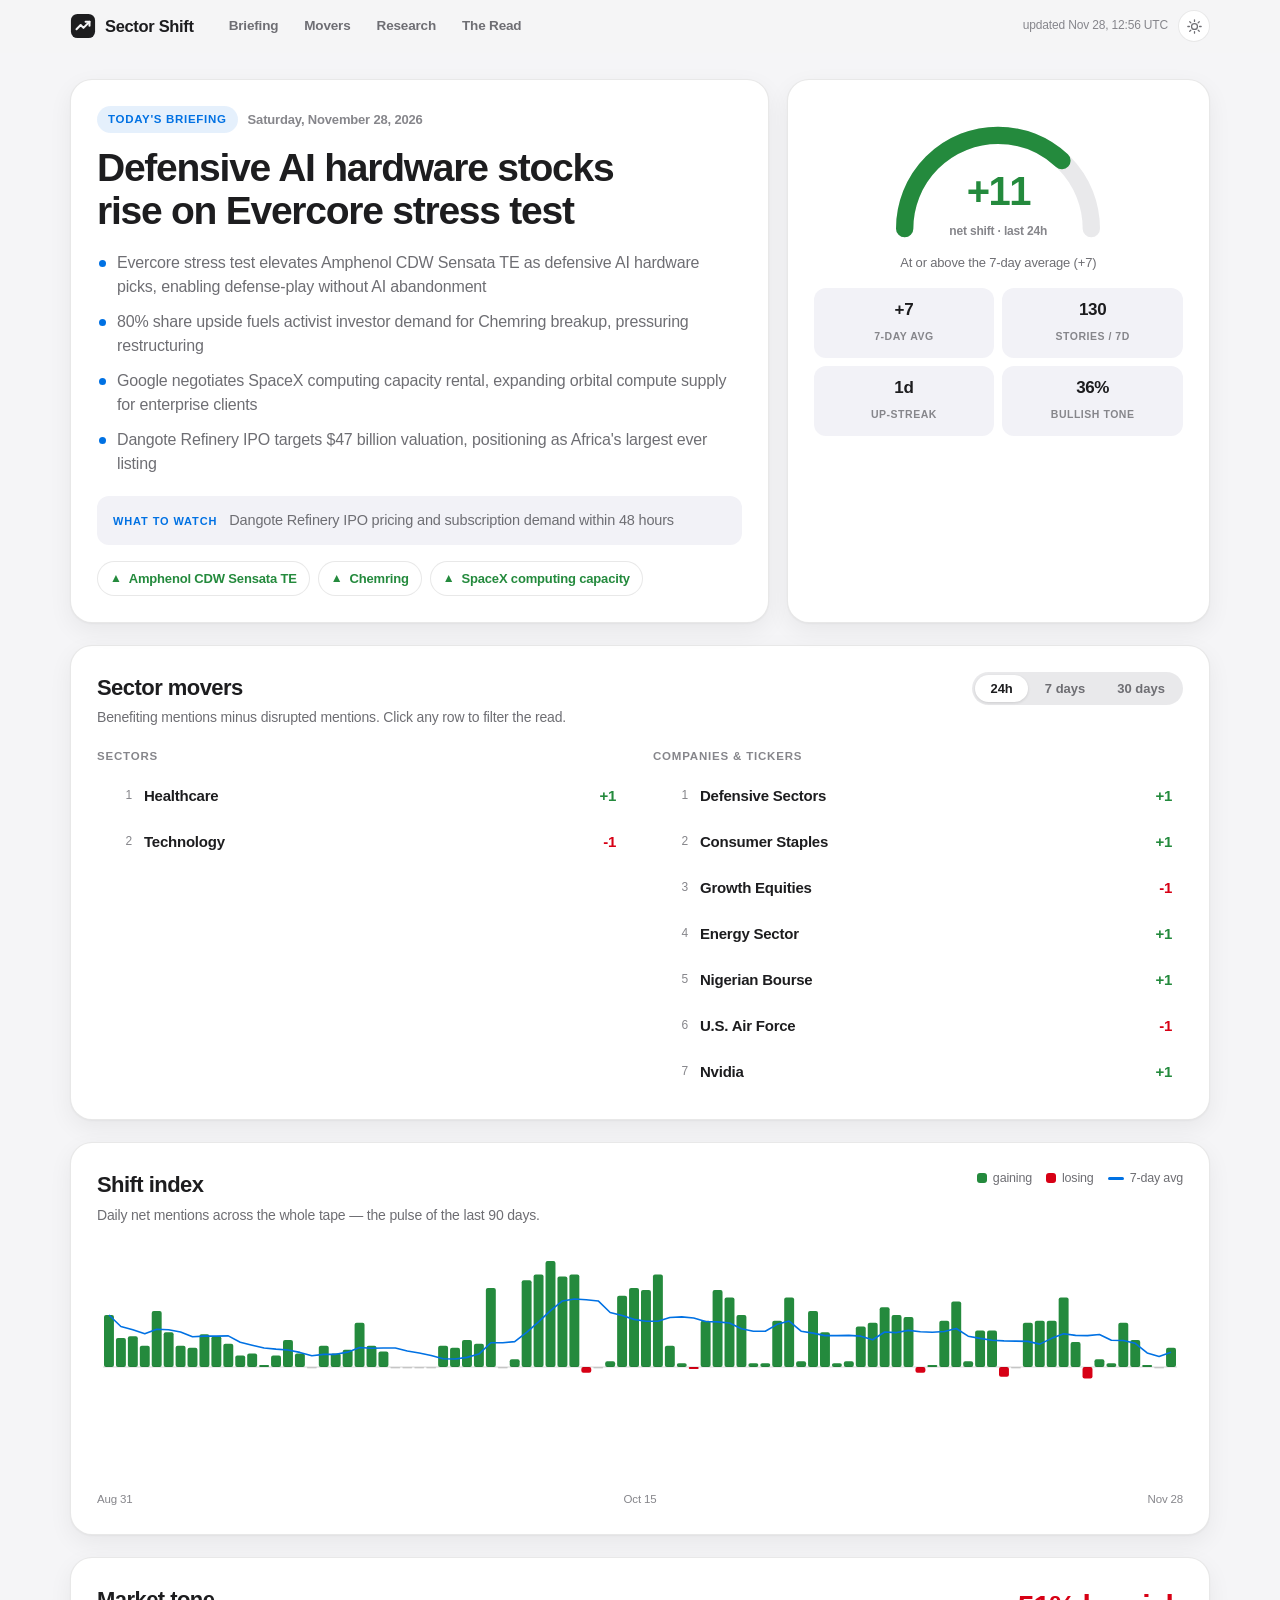
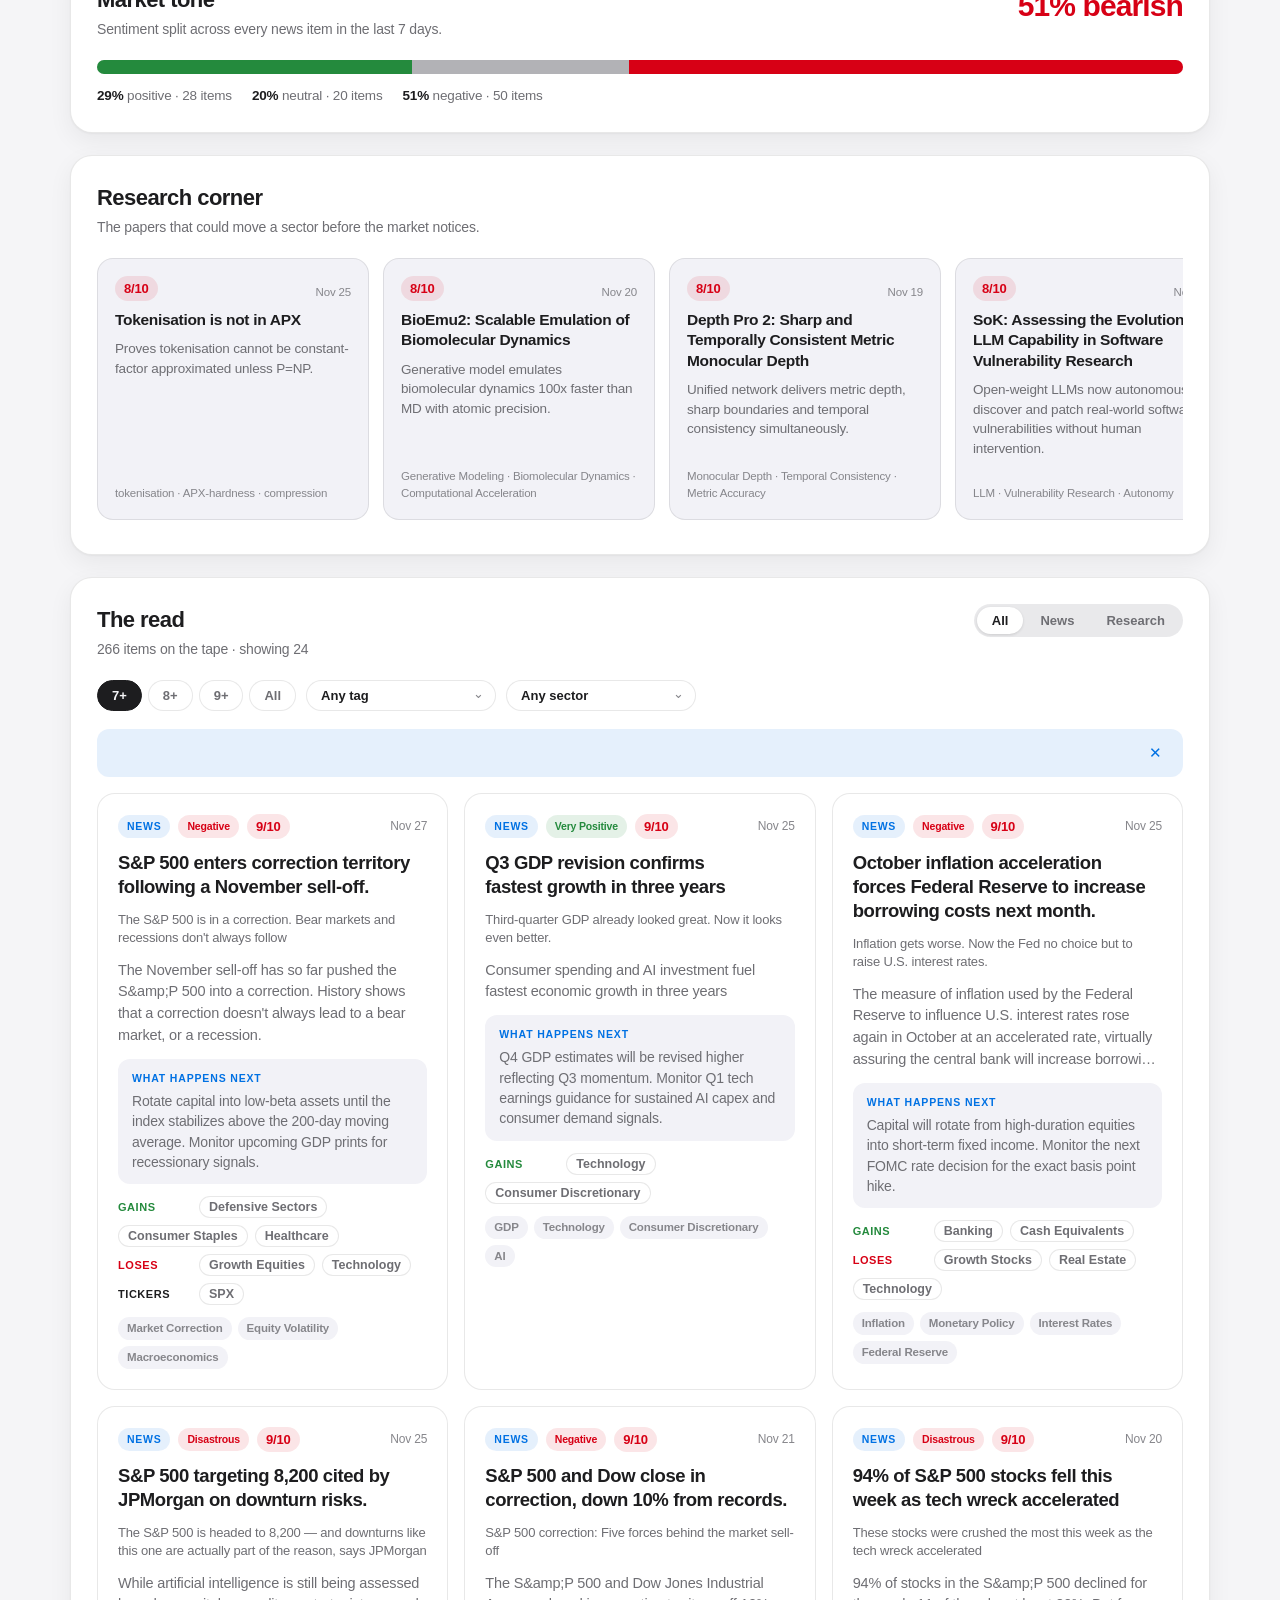
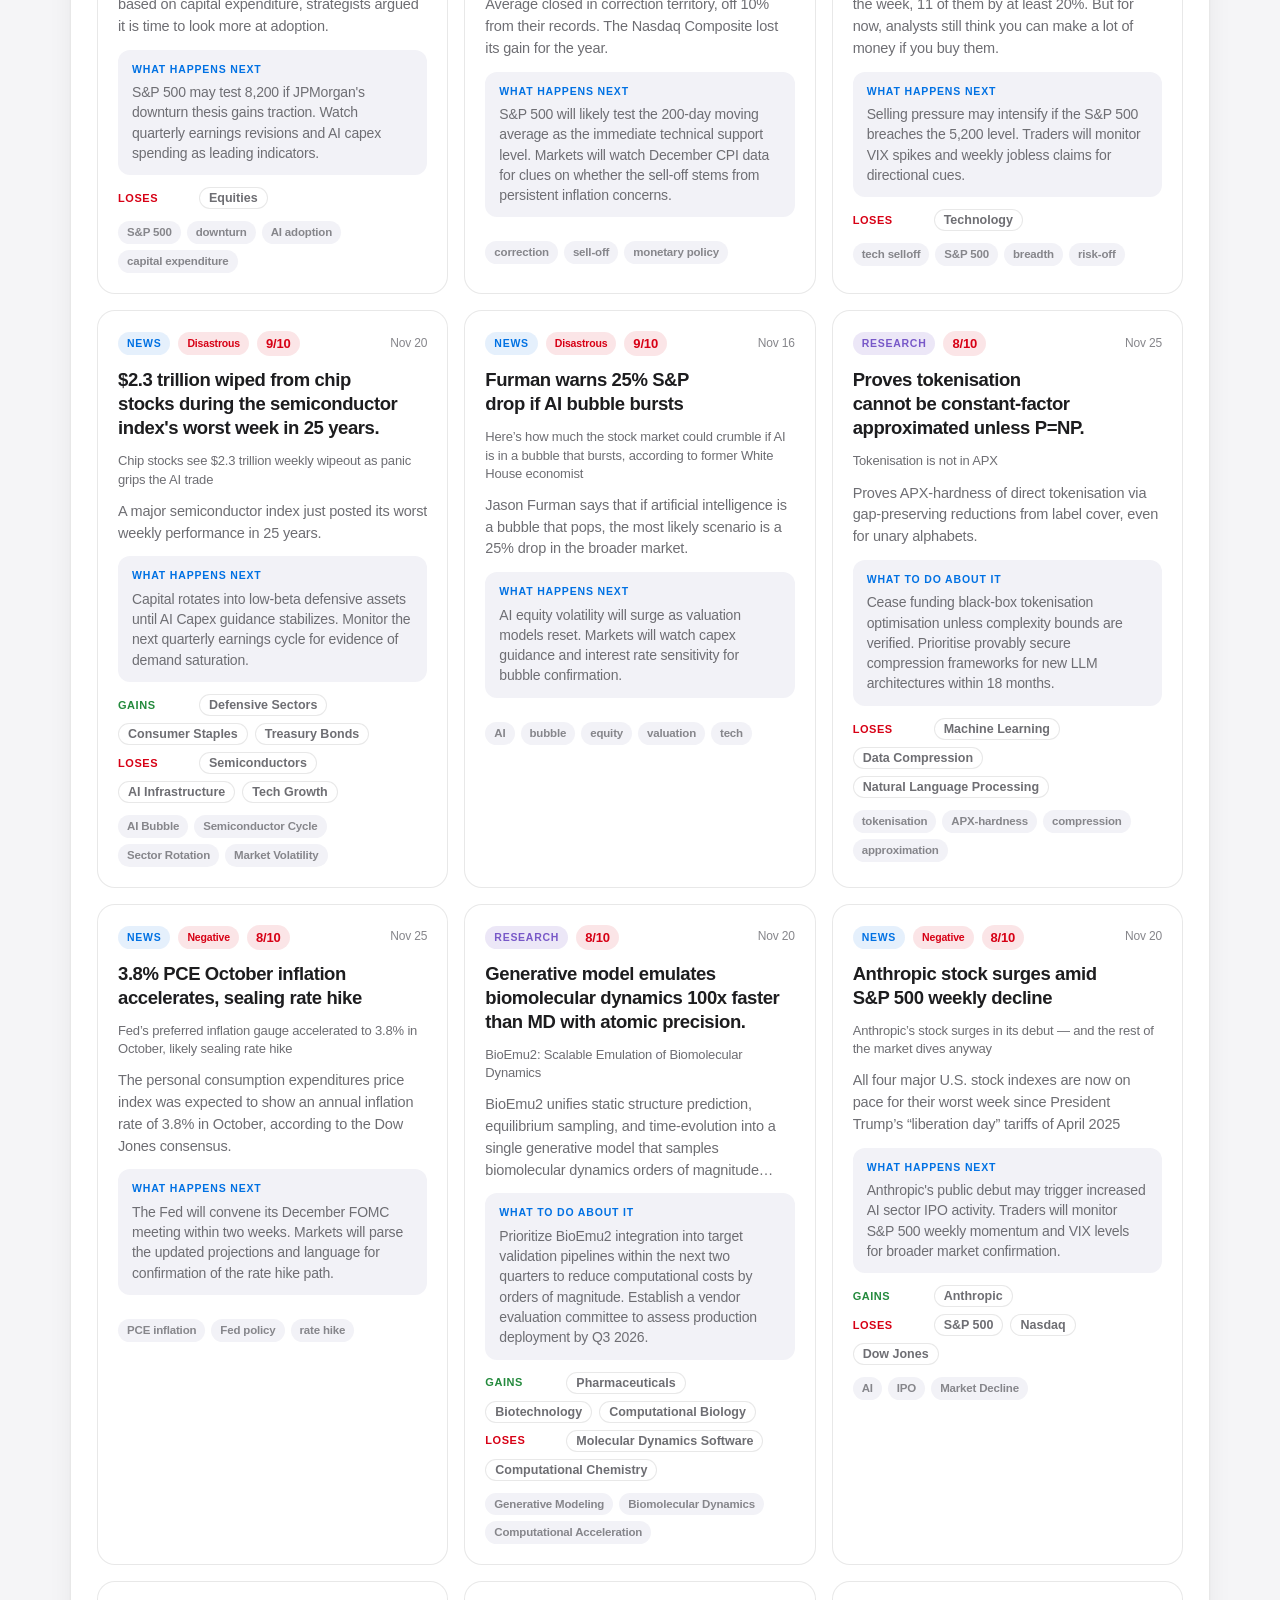
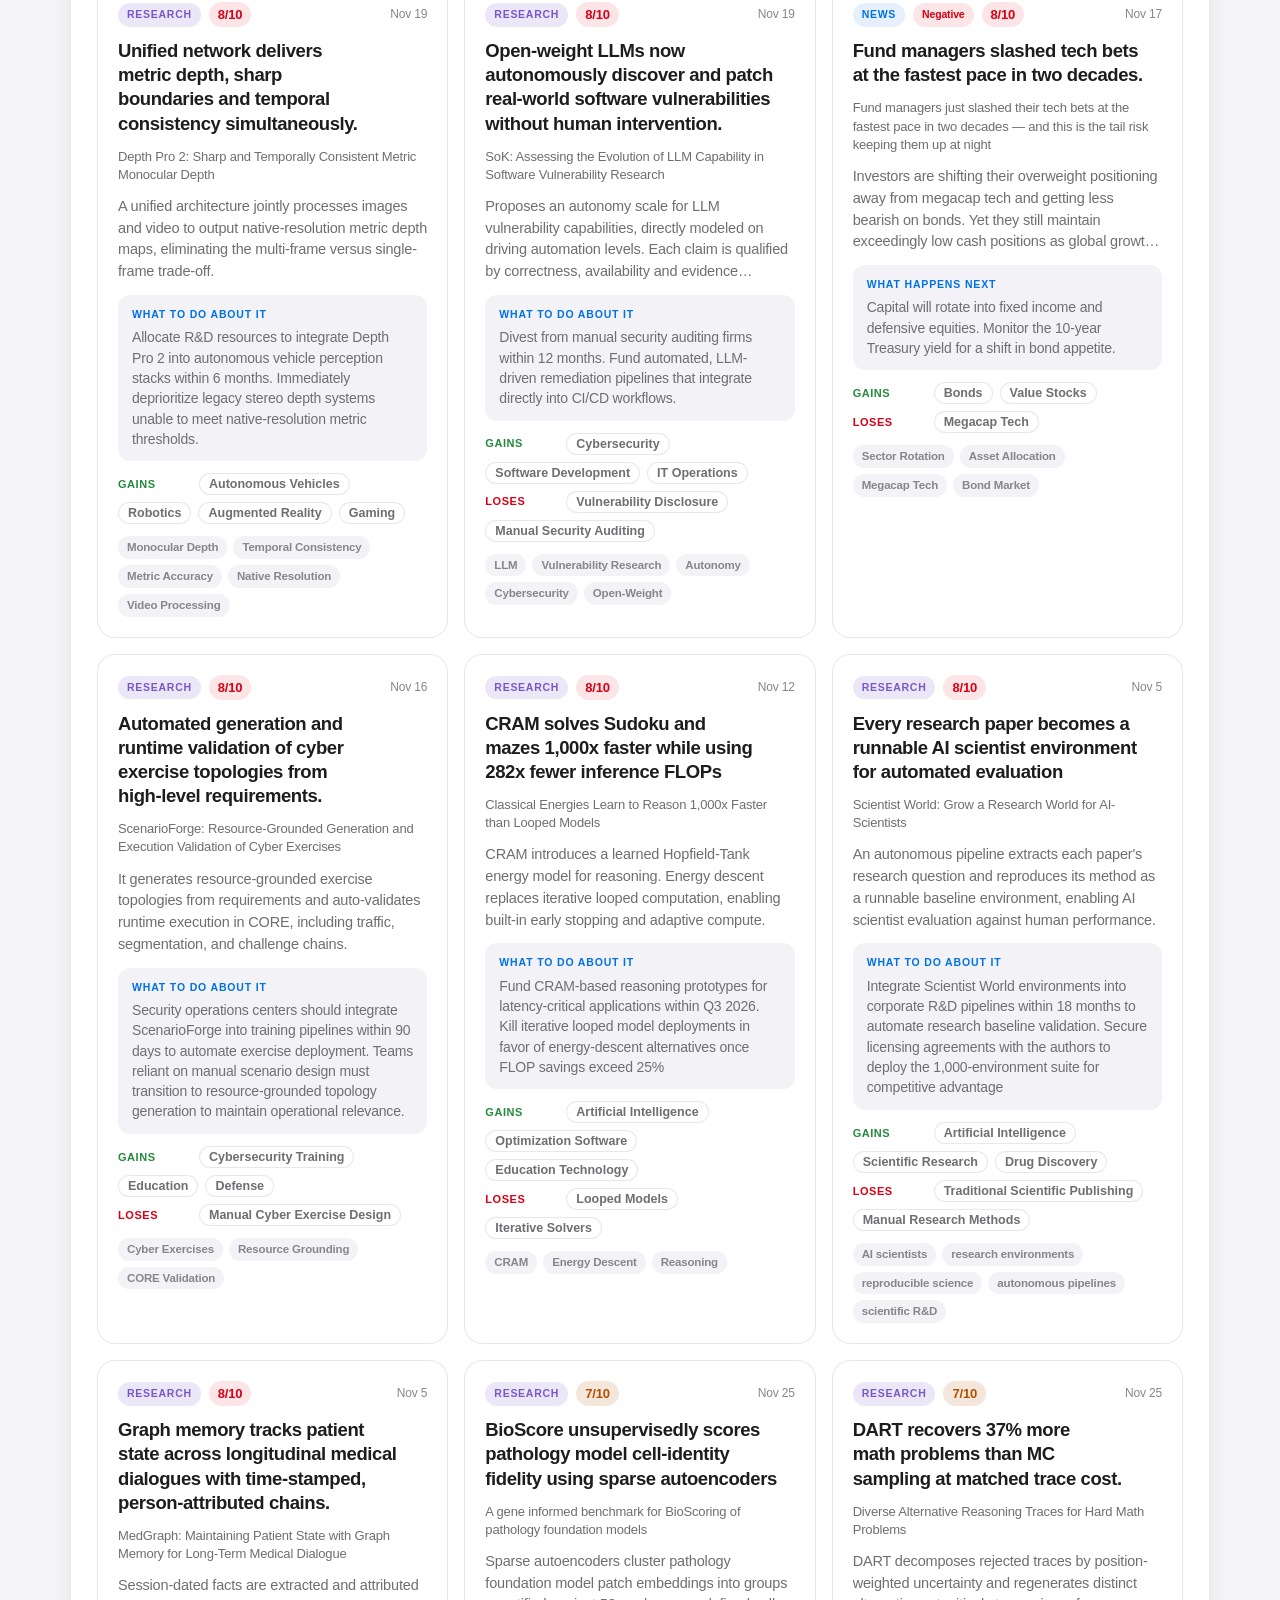
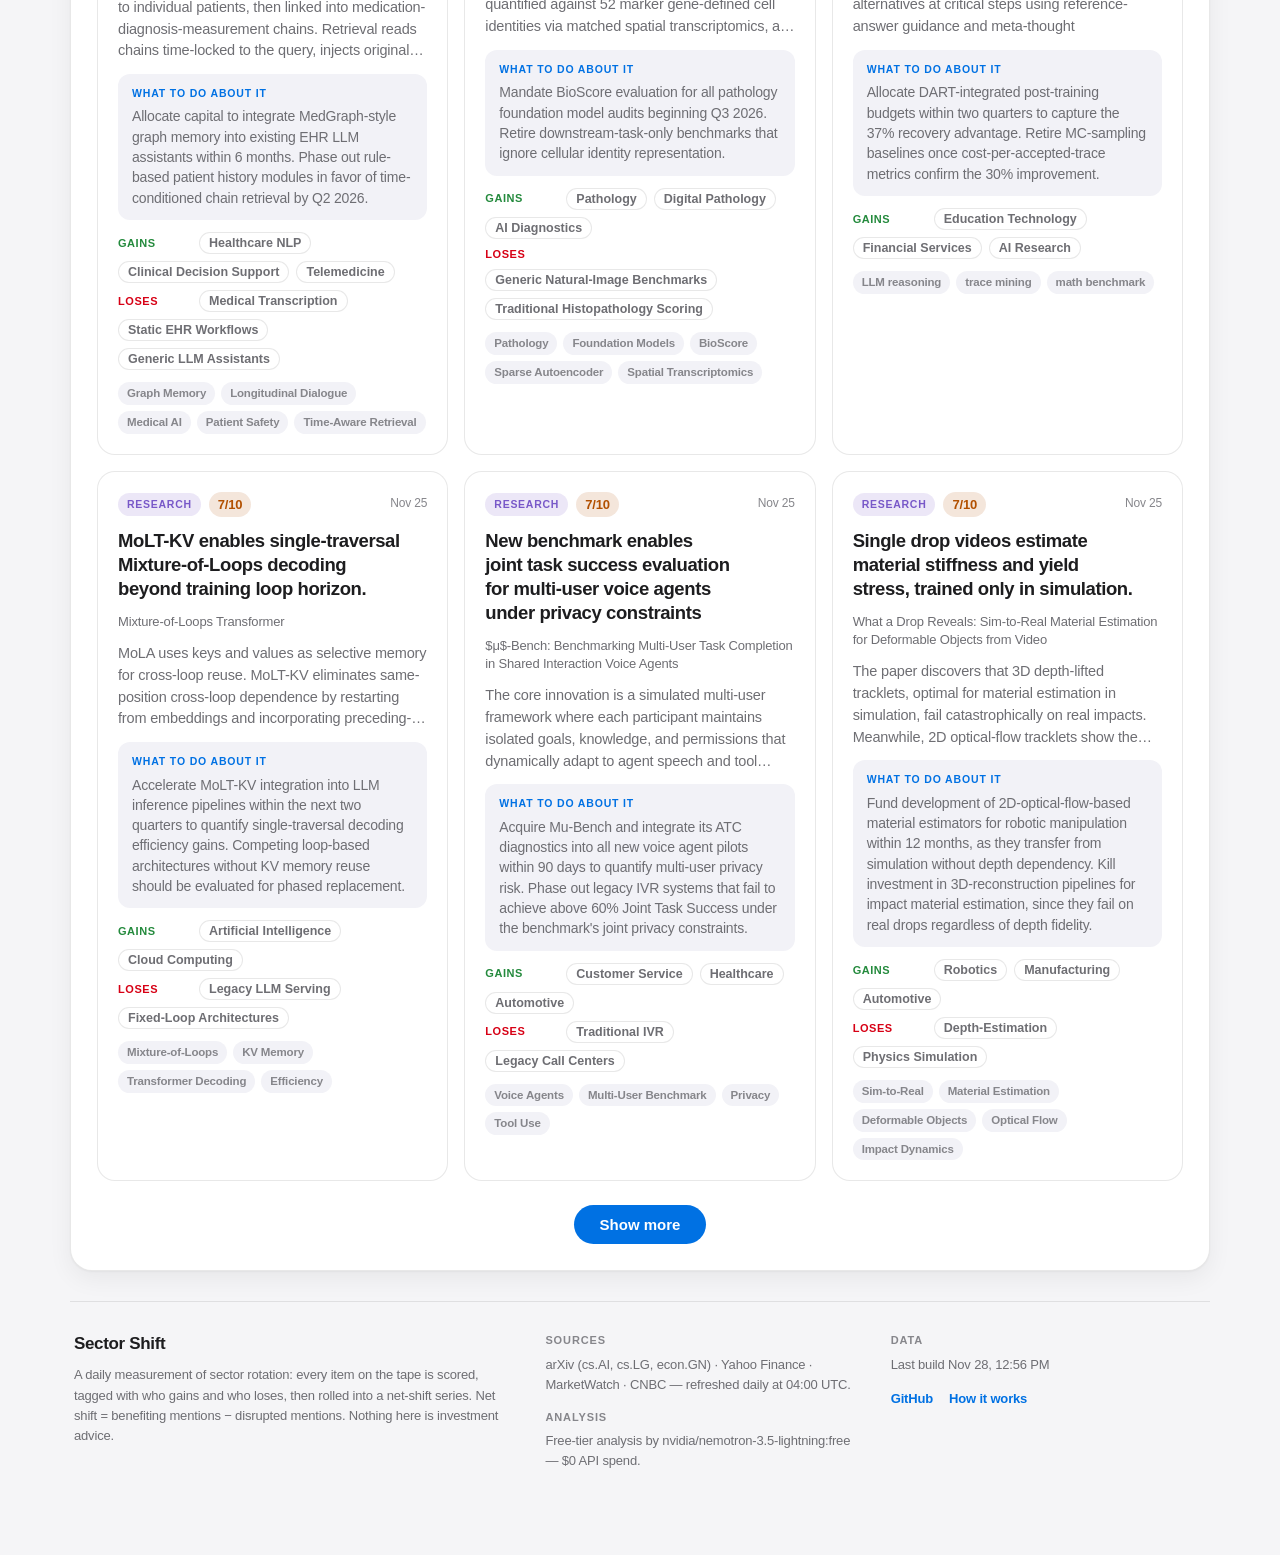
<file: public/index.html>
<!DOCTYPE html>
<html lang="en">
<head>
    <meta charset="UTF-8">
    <meta name="viewport" content="width=device-width, initial-scale=1.0, viewport-fit=cover">
    <title>Sector Shift — the daily read on what's gaining and losing</title>
    <meta name="description" content="Sector Shift measures daily sector rotation from market news and research: which sectors are gaining mentions, which are losing, and what it means. A 15-minute morning read.">
    <meta name="theme-color" content="#f5f5f7" media="(prefers-color-scheme: light)">
    <meta name="theme-color" content="#000000" media="(prefers-color-scheme: dark)">
    <link rel="manifest" href="manifest.json">
    <link rel="icon" href="icon.svg" type="image/svg+xml">
    <link rel="apple-touch-icon" href="icon.svg">
    <meta name="apple-mobile-web-app-capable" content="yes">
    <meta name="apple-mobile-web-app-title" content="Sector Shift">
    <link rel="stylesheet" href="style.css">
</head>
<body>
    <header class="topbar" id="topbar">
        <div class="topbar-inner">
            <a class="brand" href="#top">
                <svg class="brand-mark" viewBox="0 0 28 28" aria-hidden="true">
                    <rect x="1" y="1" width="26" height="26" rx="7" class="brand-plate"/>
                    <path d="M7 17.5 L11.5 13 L14.5 16 L21 9.5" class="brand-line"/>
                    <path d="M16.8 9.5 H21 V13.7" class="brand-line"/>
                </svg>
                <span class="brand-name">Sector&nbsp;Shift</span>
            </a>

            <span class="topbar-title" id="topbar-title">Today</span>

            <nav class="topnav" aria-label="Sections">
                <a href="#today">Briefing</a>
                <a href="#movers">Movers</a>
                <a href="#research">Research</a>
                <a href="#read">The Read</a>
            </nav>

            <div class="topbar-end">
                <span class="updated" id="nav-updated">updating…</span>
                <button id="theme-toggle" class="icon-btn" aria-label="Toggle appearance" title="Toggle appearance">
                    <svg class="ico-sun" viewBox="0 0 24 24" fill="none" stroke="currentColor" stroke-width="1.8" stroke-linecap="round"><circle cx="12" cy="12" r="4.2"/><path d="M12 2.6v2.2M12 19.2v2.2M2.6 12h2.2M19.2 12h2.2M5.3 5.3l1.6 1.6M17.1 17.1l1.6 1.6M18.7 5.3l-1.6 1.6M6.9 17.1l-1.6 1.6"/></svg>
                    <svg class="ico-moon" viewBox="0 0 24 24" fill="none" stroke="currentColor" stroke-width="1.8" stroke-linecap="round" stroke-linejoin="round"><path d="M20 14.2A8.4 8.4 0 0 1 9.8 4 8.6 8.6 0 1 0 20 14.2Z"/></svg>
                </button>
            </div>
        </div>
    </header>

    <main class="page" id="top">
        <!-- ============ HERO: THE DAILY BRIEFING ============ -->
        <section class="hero reveal" id="today">
            <div class="hero-main glass">
                <div class="eyebrow-row">
                    <span class="pill pill-accent">Today's briefing</span>
                    <span class="eyebrow" id="digest-date">&nbsp;</span>
                </div>
                <h1 class="hero-headline" id="digest-headline">Loading the tape…</h1>
                <ul class="hero-bullets" id="digest-bullets"></ul>
                <div class="watch" id="digest-watch">
                    <span class="watch-label">What to watch</span>
                    <span id="digest-watch-text"></span>
                </div>
                <div class="movers-strip" id="digest-movers" hidden></div>
            </div>

            <aside class="hero-dial glass">
                <div class="dial-wrap">
                    <svg class="dial" viewBox="0 0 180 104" aria-hidden="true">
                        <path class="dial-track" d="M 20 92 A 70 70 0 0 1 160 92"/>
                        <path class="dial-fill" id="dial-fill" d="M 20 92 A 70 70 0 0 1 160 92"/>
                    </svg>
                    <div class="dial-center">
                        <div class="dial-value" id="dial-value">0</div>
                        <div class="dial-label" id="dial-label">net shift today</div>
                    </div>
                </div>
                <p class="dial-sub" id="dial-sub">&nbsp;</p>
                <div class="stat-row" id="stat-row"></div>
            </aside>
        </section>

        <!-- ============ MOVERS ============ -->
        <section class="panel reveal" id="movers">
            <header class="panel-head">
                <div>
                    <h2>Sector movers</h2>
                    <p class="panel-sub">Benefiting mentions minus disrupted mentions. Click any row to filter the read.</p>
                </div>
                <div class="segmented" id="range-seg" role="tablist" aria-label="Range">
                    <button class="seg active" data-range="1" role="tab">24h</button>
                    <button class="seg" data-range="7" role="tab">7 days</button>
                    <button class="seg" data-range="30" role="tab">30 days</button>
                </div>
            </header>

            <div class="movers-grid">
                <div class="mover-col">
                    <h3 class="col-head">Sectors</h3>
                    <ol class="mover-list" id="movers-sectors"></ol>
                </div>
                <div class="mover-col">
                    <h3 class="col-head">Companies &amp; tickers</h3>
                    <ol class="mover-list" id="movers-companies"></ol>
                </div>
            </div>
        </section>

        <!-- ============ SHIFT INDEX CHART ============ -->
        <section class="panel reveal">
            <header class="panel-head">
                <div>
                    <h2>Shift index</h2>
                    <p class="panel-sub">Daily net mentions across the whole tape — the pulse of the last 90 days.</p>
                </div>
                <div class="legend">
                    <span class="key key-up">gaining</span>
                    <span class="key key-down">losing</span>
                    <span class="key key-avg">7-day avg</span>
                </div>
            </header>
            <div class="chart-box">
                <canvas id="shift-chart" height="240" aria-label="Daily net shift chart"></canvas>
                <div class="chart-tip" id="chart-tip" hidden></div>
            </div>
            <div class="chart-axis" id="chart-axis"></div>
        </section>

        <!-- ============ TONE ============ -->
        <section class="panel panel-tone reveal">
            <header class="panel-head">
                <div>
                    <h2>Market tone</h2>
                    <p class="panel-sub">Sentiment split across every news item in the last 7 days.</p>
                </div>
                <div class="tone-figure" id="tone-figure">—</div>
            </header>
            <div class="tone-bar" id="tone-bar">
                <span class="tone-seg tone-bull" style="width:0%"></span>
                <span class="tone-seg tone-neutral" style="width:0%"></span>
                <span class="tone-seg tone-bear" style="width:0%"></span>
            </div>
            <div class="tone-legend" id="tone-legend"></div>
        </section>

        <!-- ============ RESEARCH CORNER ============ -->
        <section class="panel reveal" id="research">
            <header class="panel-head">
                <div>
                    <h2>Research corner</h2>
                    <p class="panel-sub">The papers that could move a sector before the market notices.</p>
                </div>
            </header>
            <div class="rail" id="research-rail"></div>
        </section>

        <!-- ============ THE READ (FEED) ============ -->
        <section class="panel reveal" id="read">
            <header class="panel-head">
                <div>
                    <h2>The read</h2>
                    <p class="panel-sub" id="feed-count">Every item on the tape, hardest-hitting first.</p>
                </div>
                <div class="segmented" id="type-seg" role="tablist" aria-label="Source">
                    <button class="seg active" data-type="all" role="tab">All</button>
                    <button class="seg" data-type="news" role="tab">News</button>
                    <button class="seg" data-type="paper" role="tab">Research</button>
                </div>
            </header>

            <div class="filters" id="filters">
                <div class="pill-group" id="score-pills" aria-label="Minimum score">
                    <button class="fpill active" data-score="7">7+</button>
                    <button class="fpill" data-score="8">8+</button>
                    <button class="fpill" data-score="9">9+</button>
                    <button class="fpill" data-score="all">All</button>
                </div>
                <label class="select-wrap">
                    <span class="sr-only">Tag</span>
                    <select id="filter-tag"><option value="all">Any tag</option></select>
                </label>
                <label class="select-wrap">
                    <span class="sr-only">Sector</span>
                    <select id="filter-sector"><option value="all">Any sector</option></select>
                </label>
                <button id="clear-filters" class="ghost-btn" hidden>Clear</button>
            </div>

            <div id="active-filter-bar" class="active-filter" hidden>
                <span id="active-filter-label"></span>
                <button id="dismiss-filter" class="dismiss" aria-label="Clear selection">✕</button>
            </div>

            <div id="results-grid" class="cards"></div>
            <div class="load-wrap"><button id="load-more" class="primary-btn" hidden>Show more</button></div>
        </section>

        <footer class="footer reveal">
            <div class="footer-grid">
                <div>
                    <div class="footer-brand">Sector Shift</div>
                    <p>A daily measurement of sector rotation: every item on the tape is scored, tagged with
                        who gains and who loses, then rolled into a net-shift series. Net shift = benefiting
                        mentions − disrupted mentions. Nothing here is investment advice.</p>
                </div>
                <div>
                    <div class="footer-h">Sources</div>
                    <p>arXiv (cs.AI, cs.LG, econ.GN) · Yahoo Finance · MarketWatch · CNBC — refreshed daily at 04:00 UTC.</p>
                    <div class="footer-h">Analysis</div>
                    <p id="model-note">Free-tier open models only — $0 in API spend.</p>
                </div>
                <div>
                    <div class="footer-h">Data</div>
                    <p id="generated-at">—</p>
                    <div class="footer-links">
                        <a href="https://github.com/muxd22-alt/SectorShift" target="_blank" rel="noopener">GitHub</a>
                        <a href="https://github.com/muxd22-alt/SectorShift/blob/main/README.md" target="_blank" rel="noopener">How it works</a>
                    </div>
                </div>
            </div>
        </footer>
    </main>

    <script src="app.js"></script>
</body>
</html>
</file>
<file: public/style.css>
/* ============================================================
   Sector Shift — Apple-style design system
   Light/dark, system fonts, frosted bars, grouped cards.
   ============================================================ */

:root {
    color-scheme: light dark;

    --bg: #f5f5f7;
    --bg-tint: #ffffff;
    --card: #ffffff;
    --card-2: #f2f2f7;
    --text: #1d1d1f;
    --text-2: #6e6e73;
    --text-3: #86868b;
    --sep: rgba(0, 0, 0, .09);
    --sep-strong: rgba(0, 0, 0, .16);

    --accent: #0071e3;
    --accent-press: #0060c0;
    --accent-soft: rgba(0, 113, 227, .10);

    --up: #248a3d;
    --up-soft: rgba(36, 138, 61, .12);
    --down: #d70015;
    --down-soft: rgba(215, 0, 21, .10);
    --amber: #b25000;
    --neutral-soft: rgba(120, 120, 128, .16);

    --shadow: 0 1px 2px rgba(0, 0, 0, .04), 0 8px 24px rgba(0, 0, 0, .06);
    --shadow-lift: 0 2px 6px rgba(0, 0, 0, .05), 0 18px 44px rgba(0, 0, 0, .10);
    --radius: 22px;
    --radius-sm: 12px;
    --bar-h: 52px;

    --font: -apple-system, BlinkMacSystemFont, "SF Pro Display", "SF Pro Text",
            "Helvetica Neue", "Segoe UI", Inter, Roboto, sans-serif;
    --mono: ui-monospace, SFMono-Regular, "SF Mono", Menlo, Consolas, monospace;
}

@media (prefers-color-scheme: dark) {
    :root:not([data-theme="light"]) {
        --bg: #000000;
        --bg-tint: #0b0b0d;
        --card: #1c1c1e;
        --card-2: #2c2c2e;
        --text: #f5f5f7;
        --text-2: #a1a1a6;
        --text-3: #8e8e93;
        --sep: rgba(255, 255, 255, .13);
        --sep-strong: rgba(255, 255, 255, .22);
        --accent: #0a84ff;
        --accent-press: #3395ff;
        --accent-soft: rgba(10, 132, 255, .16);
        --up: #30d158;
        --up-soft: rgba(48, 209, 88, .16);
        --down: #ff453a;
        --down-soft: rgba(255, 69, 58, .14);
        --amber: #ff9f0a;
        --shadow: 0 1px 2px rgba(0, 0, 0, .5), 0 8px 24px rgba(0, 0, 0, .45);
        --shadow-lift: 0 2px 6px rgba(0, 0, 0, .55), 0 18px 44px rgba(0, 0, 0, .6);
    }
}

[data-theme="dark"] {
    --bg: #000000;
    --bg-tint: #0b0b0d;
    --card: #1c1c1e;
    --card-2: #2c2c2e;
    --text: #f5f5f7;
    --text-2: #a1a1a6;
    --text-3: #8e8e93;
    --sep: rgba(255, 255, 255, .13);
    --sep-strong: rgba(255, 255, 255, .22);
    --accent: #0a84ff;
    --accent-press: #3395ff;
    --accent-soft: rgba(10, 132, 255, .16);
    --up: #30d158;
    --up-soft: rgba(48, 209, 88, .16);
    --down: #ff453a;
    --down-soft: rgba(255, 69, 58, .14);
    --amber: #ff9f0a;
    --shadow: 0 1px 2px rgba(0, 0, 0, .5), 0 8px 24px rgba(0, 0, 0, .45);
    --shadow-lift: 0 2px 6px rgba(0, 0, 0, .55), 0 18px 44px rgba(0, 0, 0, .6);
}

* { margin: 0; padding: 0; box-sizing: border-box; }

html { scroll-behavior: smooth; scroll-padding-top: 72px; }

body {
    background: var(--bg);
    color: var(--text);
    font-family: var(--font);
    font-size: 17px;
    line-height: 1.47;
    letter-spacing: -.01em;
    -webkit-font-smoothing: antialiased;
    text-rendering: optimizeLegibility;
    min-height: 100vh;
}

a { color: var(--accent); text-decoration: none; }
a:hover { text-decoration: underline; }
button { font-family: inherit; cursor: pointer; }
:focus-visible { outline: 3px solid var(--accent); outline-offset: 2px; border-radius: 6px; }

.sr-only {
    position: absolute; width: 1px; height: 1px; overflow: hidden;
    clip: rect(0 0 0 0); white-space: nowrap;
}

/* ------------------------------------------------------------
   Top bar
   ------------------------------------------------------------ */
.topbar {
    position: sticky; top: 0; z-index: 50;
    background: color-mix(in srgb, var(--bg) 78%, transparent);
    -webkit-backdrop-filter: var(--blur);
    backdrop-filter: var(--blur);
    border-bottom: 1px solid transparent;
    transition: border-color .3s ease, background .3s ease;
}
.topbar.scrolled { border-bottom-color: var(--sep); }

.topbar-inner {
    max-width: 1180px; margin: 0 auto; height: var(--bar-h);
    padding: 0 20px; display: flex; align-items: center; gap: 18px;
}

.brand { display: flex; align-items: center; gap: 9px; color: var(--text); }
.brand:hover { text-decoration: none; }
.brand-mark { width: 26px; height: 26px; }
.brand-plate { fill: var(--text); }
.brand-line { stroke: var(--bg); stroke-width: 2.2; fill: none; stroke-linecap: round; stroke-linejoin: round; }
.brand-name { font-size: 16.5px; font-weight: 650; letter-spacing: -.02em; }

.topbar-title {
    font-size: 16px; font-weight: 650; letter-spacing: -.02em;
    position: absolute; left: 50%; transform: translateX(-50%);
    opacity: 0; transition: opacity .3s ease; pointer-events: none;
}
.topbar.scrolled .topbar-title { opacity: 1; }

.topnav { display: flex; gap: 4px; margin-left: 6px; }
.topnav a {
    color: var(--text-2); font-size: 13.5px; font-weight: 550;
    padding: 6px 11px; border-radius: 999px; transition: .2s;
}
.topnav a:hover { color: var(--text); background: var(--neutral-soft); text-decoration: none; }

.topbar-end { margin-left: auto; display: flex; align-items: center; gap: 10px; }
.updated { font-size: 12px; color: var(--text-3); font-variant-numeric: tabular-nums; }

.icon-btn {
    width: 32px; height: 32px; border-radius: 50%;
    border: 1px solid var(--sep); background: var(--card);
    color: var(--text-2); display: grid; place-items: center;
    transition: .2s;
}
.icon-btn:hover { color: var(--text); transform: translateY(-1px); }
.icon-btn svg { width: 17px; height: 17px; }
.ico-moon { display: none; }
[data-theme="dark"] .ico-sun { display: none; }
[data-theme="dark"] .ico-moon { display: block; }
@media (prefers-color-scheme: dark) {
    :root:not([data-theme="light"]) .ico-sun { display: none; }
    :root:not([data-theme="light"]) .ico-moon { display: block; }
}
[data-theme="light"] .ico-sun { display: block; }
[data-theme="light"] .ico-moon { display: none; }

/* ------------------------------------------------------------
   Page shell + panels
   ------------------------------------------------------------ */
.page { max-width: 1180px; margin: 0 auto; padding: 26px 20px 60px; }

.panel, .glass {
    background: var(--card);
    border: 1px solid var(--sep);
    border-radius: var(--radius);
    box-shadow: var(--shadow);
    padding: 26px;
}

.panel { margin-top: 22px; }

.panel-head {
    display: flex; align-items: flex-start; justify-content: space-between;
    gap: 18px; flex-wrap: wrap; margin-bottom: 20px;
}
.panel-head h2 { font-size: 22px; font-weight: 650; letter-spacing: -.025em; }
.panel-sub { font-size: 14px; color: var(--text-2); margin-top: 3px; max-width: 62ch; }

.col-head {
    font-size: 11.5px; font-weight: 650; letter-spacing: .07em;
    text-transform: uppercase; color: var(--text-3); margin-bottom: 10px;
}

/* ------------------------------------------------------------
   Hero
   ------------------------------------------------------------ */
.hero {
    display: grid; grid-template-columns: minmax(0, 1.65fr) minmax(280px, 1fr);
    gap: 18px; align-items: stretch;
}

.eyebrow-row { display: flex; align-items: center; gap: 10px; flex-wrap: wrap; margin-bottom: 14px; }
.eyebrow { font-size: 13px; color: var(--text-3); font-weight: 550; }

.pill {
    display: inline-flex; align-items: center; gap: 6px;
    font-size: 11.5px; font-weight: 650; letter-spacing: .06em; text-transform: uppercase;
    padding: 5px 11px; border-radius: 999px;
}
.pill-accent { background: var(--accent-soft); color: var(--accent); }
.pill-live::before {
    content: ""; width: 6px; height: 6px; border-radius: 50%;
    background: var(--up); box-shadow: 0 0 0 0 var(--up-soft);
    animation: pulse 2.4s infinite;
}
@keyframes pulse {
    0% { box-shadow: 0 0 0 0 rgba(48, 209, 88, .5); }
    70% { box-shadow: 0 0 0 7px rgba(48, 209, 88, 0); }
    100% { box-shadow: 0 0 0 0 rgba(48, 209, 88, 0); }
}

.hero-headline {
    font-size: clamp(27px, 3.4vw, 39px);
    line-height: 1.1;
    font-weight: 700;
    letter-spacing: -.032em;
    text-wrap: balance;
}

.hero-bullets { list-style: none; margin-top: 18px; display: grid; gap: 11px; }
.hero-bullets li {
    position: relative; padding-left: 20px;
    font-size: 16px; color: var(--text-2); line-height: 1.5;
}
.hero-bullets li::before {
    content: ""; position: absolute; left: 2px; top: 9px;
    width: 7px; height: 7px; border-radius: 50%; background: var(--accent);
}

.watch {
    margin-top: 20px; padding: 14px 16px;
    background: var(--card-2); border-radius: var(--radius-sm);
    display: flex; gap: 12px; align-items: baseline; flex-wrap: wrap;
    font-size: 14.5px; color: var(--text-2);
}
.watch-label {
    font-size: 11px; font-weight: 700; letter-spacing: .08em;
    text-transform: uppercase; color: var(--accent); white-space: nowrap;
}

.movers-strip { display: flex; gap: 8px; flex-wrap: wrap; margin-top: 16px; }
.mover-chip {
    display: inline-flex; align-items: center; gap: 7px;
    font-size: 13px; font-weight: 600;
    padding: 7px 12px; border-radius: 999px;
    border: 1px solid var(--sep); background: var(--bg-tint);
    color: var(--text); transition: .2s;
}
.mover-chip:hover { transform: translateY(-1px); box-shadow: var(--shadow); }
.mover-chip .arrow { font-size: 12px; }
.mover-chip.up { color: var(--up); }
.mover-chip.down { color: var(--down); }

/* Dial */
.hero-dial { display: flex; flex-direction: column; align-items: center; text-align: center; }
.dial-wrap { position: relative; width: 100%; max-width: 240px; }
.dial { width: 100%; height: auto; display: block; }
.dial-track { fill: none; stroke: var(--neutral-soft); stroke-width: 13; stroke-linecap: round; }
.dial-fill {
    fill: none; stroke: var(--accent); stroke-width: 13; stroke-linecap: round;
    stroke-dasharray: 219.9; stroke-dashoffset: 219.9;
    transition: stroke-dashoffset 1.1s cubic-bezier(.22, 1, .36, 1), stroke .4s;
}
.dial-fill.pos { stroke: var(--up); }
.dial-fill.neg { stroke: var(--down); }

.dial-center {
    position: absolute; left: 0; right: 0; bottom: 4px;
    display: grid; justify-items: center; gap: 2px;
}
.dial-value { font-size: 40px; font-weight: 700; letter-spacing: -.04em; font-variant-numeric: tabular-nums; }
.dial-label { font-size: 12px; color: var(--text-3); font-weight: 550; }
.dial-sub { font-size: 13px; color: var(--text-2); margin-top: 8px; min-height: 19px; }

.stat-row {
    display: grid; grid-template-columns: repeat(2, 1fr); gap: 8px;
    width: 100%; margin-top: 16px;
}
.stat {
    background: var(--card-2); border-radius: var(--radius-sm);
    padding: 10px 8px; text-align: center;
}
.stat b { display: block; font-size: 17px; font-weight: 650; letter-spacing: -.02em; font-variant-numeric: tabular-nums; }
.stat span { font-size: 10.5px; color: var(--text-3); text-transform: uppercase; letter-spacing: .05em; font-weight: 600; }

/* ------------------------------------------------------------
   Controls: segmented, pills, selects, buttons
   ------------------------------------------------------------ */
.segmented {
    display: inline-flex; background: var(--neutral-soft);
    border-radius: 999px; padding: 3px; gap: 2px;
}
.seg {
    border: 0; background: transparent; color: var(--text-2);
    font-size: 13px; font-weight: 600; padding: 6px 15px;
    border-radius: 999px; transition: .2s; white-space: nowrap;
}
.seg:hover { color: var(--text); }
.seg.active {
    background: var(--card); color: var(--text);
    box-shadow: 0 1px 3px rgba(0, 0, 0, .12);
}

.filters { display: flex; align-items: center; gap: 10px; flex-wrap: wrap; margin-bottom: 18px; }

.pill-group { display: inline-flex; gap: 6px; }
.fpill {
    border: 1px solid var(--sep); background: var(--bg-tint); color: var(--text-2);
    font-size: 13px; font-weight: 600; padding: 7px 14px; border-radius: 999px; transition: .2s;
}
.fpill:hover { color: var(--text); border-color: var(--sep-strong); }
.fpill.active { background: var(--text); color: var(--bg); border-color: var(--text); }

.select-wrap { position: relative; display: inline-flex; }
.select-wrap::after {
    content: "⌄"; position: absolute; right: 12px; top: 50%;
    transform: translateY(-58%); color: var(--text-3); pointer-events: none; font-size: 13px;
}
select {
    appearance: none; -webkit-appearance: none;
    border: 1px solid var(--sep); background: var(--bg-tint); color: var(--text);
    font-family: inherit; font-size: 13px; font-weight: 550;
    padding: 7px 30px 7px 14px; border-radius: 999px; transition: .2s;
    max-width: 190px;
}
select:hover { border-color: var(--sep-strong); }

.ghost-btn {
    border: 1px solid var(--sep); background: transparent; color: var(--text-2);
    font-size: 13px; font-weight: 600; padding: 7px 14px; border-radius: 999px; transition: .2s;
}
.ghost-btn:hover { color: var(--down); border-color: var(--down); }

.primary-btn {
    border: 0; background: var(--accent); color: #fff;
    font-size: 15px; font-weight: 600; padding: 11px 26px;
    border-radius: 999px; transition: .2s;
}
.primary-btn:hover { background: var(--accent-press); transform: translateY(-1px); }
.primary-btn:active { transform: translateY(0); }

.active-filter {
    display: flex; align-items: center; justify-content: space-between; gap: 12px;
    background: var(--accent-soft); color: var(--accent);
    border-radius: var(--radius-sm); padding: 11px 15px;
    font-size: 14px; font-weight: 600; margin-bottom: 16px;
}
.dismiss {
    border: 0; background: transparent; color: inherit;
    font-size: 15px; width: 26px; height: 26px; border-radius: 50%;
}
.dismiss:hover { background: rgba(0, 0, 0, .08); }

/* ------------------------------------------------------------
   Movers
   ------------------------------------------------------------ */
.movers-grid { display: grid; grid-template-columns: 1fr 1fr; gap: 26px; }

.mover-list { list-style: none; display: grid; gap: 4px; }
.mover-row {
    display: grid; grid-template-columns: 24px minmax(0, 1fr) 54px;
    align-items: center; gap: 12px;
    padding: 9px 10px; border-radius: 12px;
    transition: .18s; cursor: pointer; border: 1px solid transparent;
}
.mover-row:hover { background: var(--card-2); border-color: var(--sep); }
.mover-rank { font-size: 12px; color: var(--text-3); font-variant-numeric: tabular-nums; text-align: right; }
.mover-name { min-width: 0; }
.mover-name b {
    display: block; font-size: 15px; font-weight: 600; letter-spacing: -.015em;
    white-space: nowrap; overflow: hidden; text-overflow: ellipsis;
}
.mover-bar {
    height: 5px; border-radius: 999px; background: var(--neutral-soft);
    margin-top: 6px; overflow: hidden; position: relative;
}
.mover-bar i {
    position: absolute; top: 0; bottom: 0; left: 50%;
    border-radius: 999px; transition: width .8s cubic-bezier(.22, 1, .36, 1);
}
.mover-bar i.up { background: var(--up); }
.mover-bar i.down { background: var(--down); transform: translateX(-100%); }
.mover-net {
    font-size: 15px; font-weight: 650; text-align: right;
    font-variant-numeric: tabular-nums; letter-spacing: -.02em;
}
.mover-net.up { color: var(--up); }
.mover-net.down { color: var(--down); }
.mover-net.flat { color: var(--text-3); }

.mover-empty, .empty-state {
    color: var(--text-3); font-size: 14px; padding: 18px 6px;
}

/* ------------------------------------------------------------
   Chart
   ------------------------------------------------------------ */
.legend { display: flex; gap: 14px; flex-wrap: wrap; }
.key { font-size: 12.5px; color: var(--text-2); display: inline-flex; align-items: center; gap: 6px; }
.key::before { content: ""; width: 10px; height: 10px; border-radius: 3px; background: var(--text-3); }
.key-up::before { background: var(--up); }
.key-down::before { background: var(--down); }
.key-avg::before { background: var(--accent); border-radius: 999px; height: 3px; width: 16px; }

.chart-box { position: relative; }
#shift-chart { width: 100%; height: 240px; display: block; }

.chart-tip {
    position: absolute; pointer-events: none; z-index: 5;
    background: var(--text); color: var(--bg);
    font-size: 12px; font-weight: 600; line-height: 1.45;
    padding: 7px 10px; border-radius: 9px; white-space: nowrap;
    transform: translate(-50%, -115%); box-shadow: var(--shadow-lift);
    font-variant-numeric: tabular-nums;
}
.chart-axis {
    display: flex; justify-content: space-between;
    font-size: 11.5px; color: var(--text-3); margin-top: 6px;
    font-variant-numeric: tabular-nums;
}

/* ------------------------------------------------------------
   Tone
   ------------------------------------------------------------ */
.tone-figure { font-size: 30px; font-weight: 700; letter-spacing: -.03em; color: var(--up); font-variant-numeric: tabular-nums; }
.tone-bar {
    display: flex; height: 14px; border-radius: 999px; overflow: hidden;
    background: var(--neutral-soft);
}
.tone-seg { display: block; transition: width .9s cubic-bezier(.22, 1, .36, 1); }
.tone-bull { background: var(--up); }
.tone-neutral { background: var(--text-3); opacity: .55; }
.tone-bear { background: var(--down); }
.tone-legend { display: flex; gap: 20px; flex-wrap: wrap; margin-top: 12px; font-size: 13.5px; color: var(--text-2); }
.tone-legend b { color: var(--text); font-variant-numeric: tabular-nums; }

/* ------------------------------------------------------------
   Research rail
   ------------------------------------------------------------ */
.rail {
    display: grid; grid-auto-flow: column; grid-auto-columns: minmax(272px, 1fr);
    gap: 14px; overflow-x: auto; padding-bottom: 8px;
    scroll-snap-type: x mandatory; scrollbar-width: thin;
}
.rail::-webkit-scrollbar { height: 8px; }
.rail::-webkit-scrollbar-thumb { background: var(--sep-strong); border-radius: 999px; }

.paper-card {
    scroll-snap-align: start;
    background: var(--card-2); border: 1px solid var(--sep);
    border-radius: 16px; padding: 17px; display: flex; flex-direction: column; gap: 9px;
    transition: .2s;
}
.paper-card:hover { transform: translateY(-3px); box-shadow: var(--shadow-lift); }
.paper-top { display: flex; align-items: center; justify-content: space-between; gap: 8px; }
.score {
    font-size: 13px; font-weight: 700; padding: 3px 9px; border-radius: 999px;
    background: var(--neutral-soft); color: var(--text-2); font-variant-numeric: tabular-nums;
}
.score.hot { background: var(--down-soft); color: var(--down); }
.score.warm { background: rgba(178, 80, 0, .14); color: var(--amber); }
.paper-title {
    font-size: 15.5px; font-weight: 640; letter-spacing: -.02em; line-height: 1.32;
    color: var(--text);
}
a.paper-title:hover { color: var(--accent); text-decoration: none; }
.paper-hook { font-size: 13.5px; color: var(--text-2); line-height: 1.45; }
.paper-meta { font-size: 11.5px; color: var(--text-3); margin-top: auto; }

/* ------------------------------------------------------------
   Cards (The Read)
   ------------------------------------------------------------ */
.cards { display: grid; grid-template-columns: repeat(auto-fill, minmax(330px, 1fr)); gap: 16px; }

.card {
    background: var(--card); border: 1px solid var(--sep);
    border-radius: 18px; padding: 20px;
    display: flex; flex-direction: column; gap: 12px;
    transition: transform .25s cubic-bezier(.22, 1, .36, 1), box-shadow .25s;
}
.card:hover { transform: translateY(-3px); box-shadow: var(--shadow-lift); }

.card-top { display: flex; align-items: center; gap: 8px; flex-wrap: wrap; }
.badge {
    font-size: 10.5px; font-weight: 700; letter-spacing: .07em; text-transform: uppercase;
    padding: 4px 9px; border-radius: 999px;
}
.badge-news { background: var(--accent-soft); color: var(--accent); }
.badge-paper { background: rgba(120, 88, 200, .14); color: #7858c8; }
[data-theme="dark"] .badge-paper { color: #b39dff; }
@media (prefers-color-scheme: dark) {
    :root:not([data-theme="light"]) .badge-paper { color: #b39dff; }
}
.badge-sent { font-size: 10.5px; font-weight: 700; padding: 4px 9px; border-radius: 999px; background: var(--neutral-soft); color: var(--text-2); }
.badge-sent.pos { background: var(--up-soft); color: var(--up); }
.badge-sent.neg { background: var(--down-soft); color: var(--down); }
.card-date { font-size: 12px; color: var(--text-3); margin-left: auto; font-variant-numeric: tabular-nums; }

.card-hook {
    font-size: 18.5px; font-weight: 640; letter-spacing: -.022em; line-height: 1.3;
    text-wrap: balance;
}
a.card-hook { color: var(--text); }
a.card-hook:hover { color: var(--accent); text-decoration: none; }

.card-source { font-size: 13px; line-height: 1.4; }
.card-source a { color: var(--text-2); }
.card-source a:hover { color: var(--accent); }

.card-body {
    font-size: 14.5px; color: var(--text-2); line-height: 1.5;
    display: -webkit-box; -webkit-line-clamp: 4; -webkit-box-orient: vertical; overflow: hidden;
}

.why {
    background: var(--card-2); border-radius: var(--radius-sm);
    padding: 12px 14px; display: grid; gap: 5px;
}
.why-label {
    font-size: 10.5px; font-weight: 700; letter-spacing: .08em;
    text-transform: uppercase; color: var(--accent);
}
.why p { font-size: 14px; color: var(--text-2); line-height: 1.45; }

.ents { display: grid; gap: 7px; }
.ent-row { display: flex; gap: 7px; flex-wrap: wrap; align-items: center; }
.ent-label { font-size: 11px; font-weight: 700; letter-spacing: .05em; text-transform: uppercase; width: 74px; flex-shrink: 0; }
.ent-label.up { color: var(--up); }
.ent-label.down { color: var(--down); }
.ent {
    font-size: 12.5px; font-weight: 600; padding: 3px 9px; border-radius: 999px;
    border: 1px solid var(--sep); background: var(--bg-tint); color: var(--text-2);
    transition: .15s;
}
.ent:hover { color: var(--text); border-color: var(--sep-strong); transform: translateY(-1px); }

.tags { display: flex; gap: 6px; flex-wrap: wrap; }
.tag {
    font-size: 11.5px; font-weight: 550; color: var(--text-3);
    background: var(--card-2); padding: 3px 9px; border-radius: 999px;
}

.load-wrap { display: flex; justify-content: center; margin-top: 24px; }

.empty-state {
    grid-column: 1 / -1; text-align: center; padding: 44px 20px;
    background: var(--card-2); border-radius: var(--radius); border: 1px dashed var(--sep-strong);
}

/* ------------------------------------------------------------
   Footer
   ------------------------------------------------------------ */
.footer { margin-top: 30px; padding: 30px 4px 10px; border-top: 1px solid var(--sep); }
.footer-grid { display: grid; grid-template-columns: 1.4fr 1fr 1fr; gap: 30px; }
.footer-brand { font-size: 17px; font-weight: 700; letter-spacing: -.02em; margin-bottom: 8px; }
.footer p { font-size: 13px; color: var(--text-2); line-height: 1.55; }
.footer-h {
    font-size: 11px; font-weight: 700; letter-spacing: .08em; text-transform: uppercase;
    color: var(--text-3); margin-bottom: 6px;
}
.footer-h + p { margin-bottom: 14px; }
.footer-links { display: flex; gap: 16px; margin-top: 10px; font-size: 13px; font-weight: 600; }

/* ------------------------------------------------------------
   Reveal animations
   ------------------------------------------------------------ */
.reveal { opacity: 0; transform: translateY(16px); transition: opacity .7s cubic-bezier(.22, 1, .36, 1), transform .7s cubic-bezier(.22, 1, .36, 1); }
.reveal.in { opacity: 1; transform: none; }

@media (prefers-reduced-motion: reduce) {
    html { scroll-behavior: auto; }
    .reveal { opacity: 1; transform: none; transition: none; }
    * { animation-duration: .001s !important; transition-duration: .001s !important; }
}

/* ------------------------------------------------------------
   Responsive
   ------------------------------------------------------------ */
@media (max-width: 960px) {
    .hero { grid-template-columns: 1fr; }
    .movers-grid { grid-template-columns: 1fr; gap: 22px; }
    .footer-grid { grid-template-columns: 1fr 1fr; }
    .topnav { display: none; }
}

@media (max-width: 640px) {
    body { font-size: 16px; }
    .page { padding: 18px 14px 46px; }
    .panel, .glass { padding: 19px; border-radius: 18px; }
    .panel-head { flex-direction: column; gap: 12px; }
    .cards { grid-template-columns: 1fr; }
    .footer-grid { grid-template-columns: 1fr; }
    .updated { display: none; }
    .topbar-title { display: none; }
    .stat-row { grid-template-columns: repeat(2, 1fr); }
    .hero-headline { font-size: 27px; }
    select { max-width: 140px; }
}
</file>
